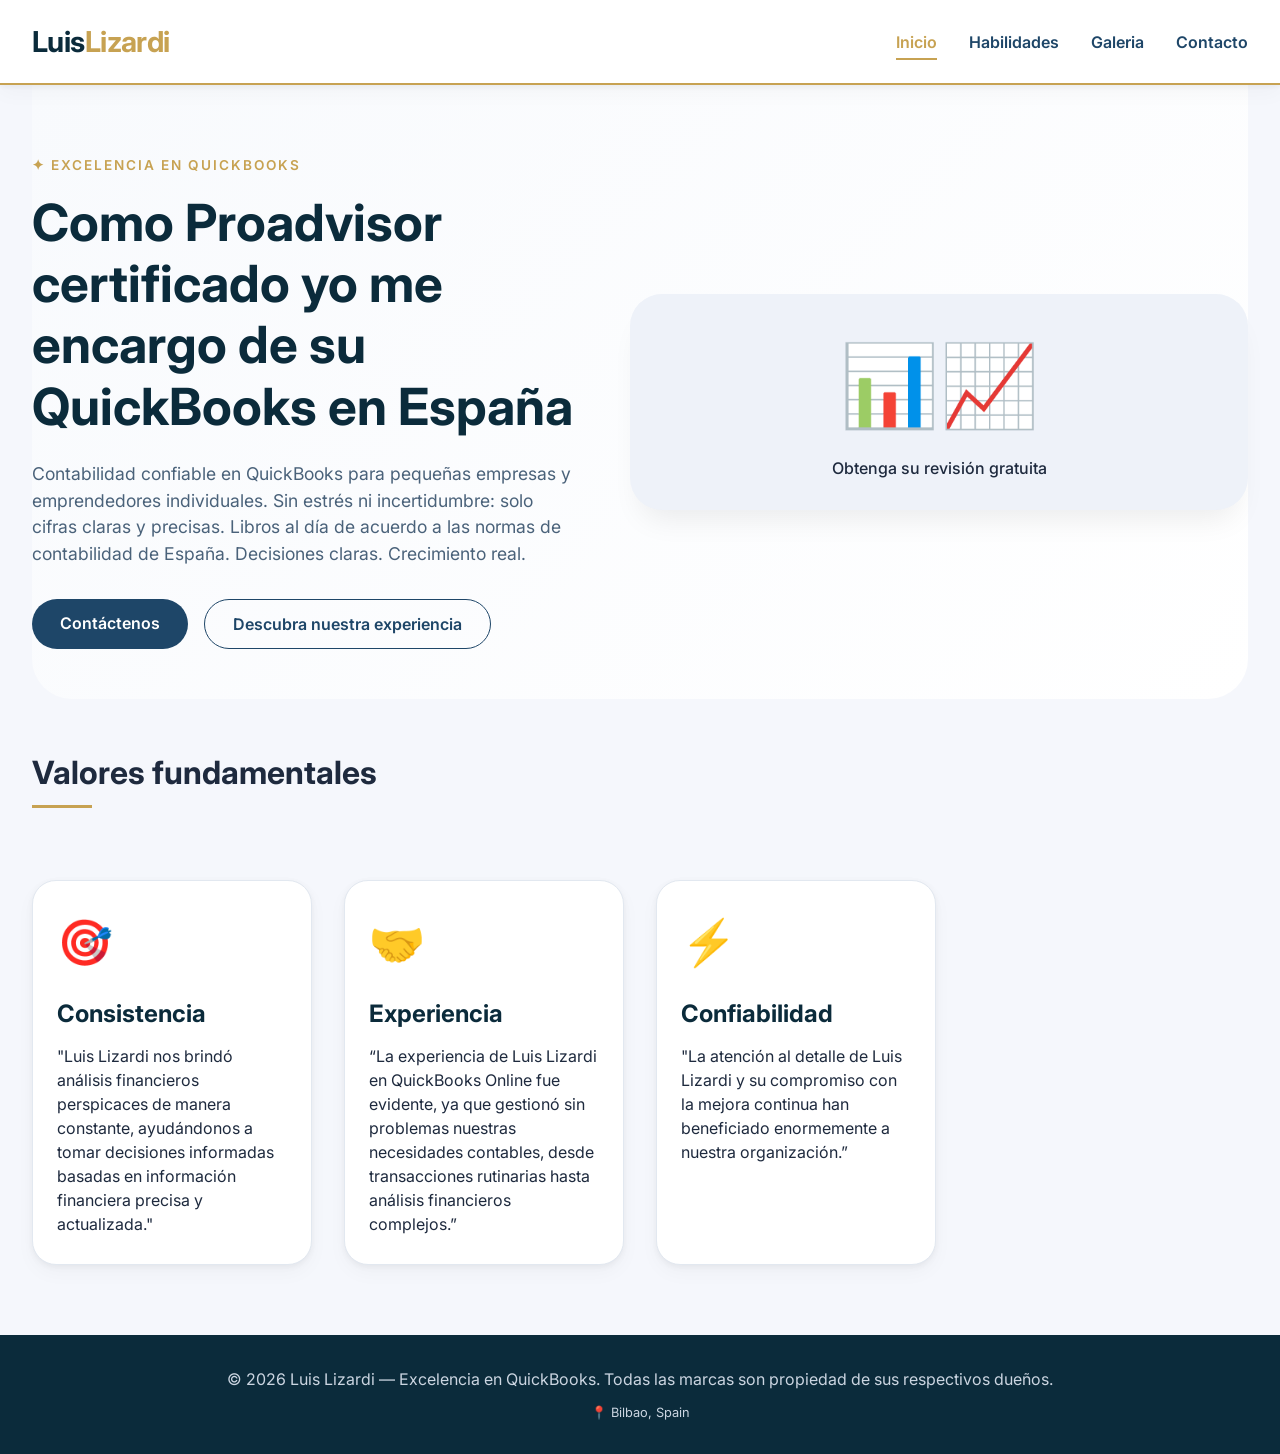
<file: index.html>
<!DOCTYPE html>
<html lang="en">
<head>
  <meta charset="UTF-8">
  <meta google-site-verification: googledc7539a5f5950202>
  <meta name="viewport" content="width=device-width, initial-scale=1.0, user-scalable=yes">
  <title>Luis Lizardi</title>
  <!-- Google Fonts & simple reset -->
  <link href="https://fonts.googleapis.com/css2?family=Inter:opsz,wght@14..32,300;14..32,400;14..32,600;14..32,700&display=swap" rel="stylesheet">
  <style>
    * {
      margin: 0;
      padding: 0;
      box-sizing: border-box;
    }

    body {
      font-family: 'Inter', sans-serif;
      background-color: #f5f7fc;
      color: #1e2a3e;
      line-height: 1.5;
    }

    /* business color palette: deep navy, crisp white, refined gold accent, soft grey */
    :root {
      --primary-dark: #0b2b3b;
      --primary-navy: #1e4668;
      --accent-gold: #c7a252;
      --accent-gold-light: #e9d6b0;
      --bg-light: #ffffff;
      --bg-offwhite: #f8fafd;
      --text-dark: #1e2a3a;
      --text-muted: #4a627a;
      --border-light: #e2e8f0;
      --shadow-sm: 0 8px 20px rgba(0, 0, 0, 0.03), 0 2px 6px rgba(0, 0, 0, 0.05);
      --shadow-md: 0 20px 30px -12px rgba(0, 0, 0, 0.08);
    }

    /* layout containers */
    .container {
      max-width: 1280px;
      margin: 0 auto;
      padding: 0 32px;
    }

    /* header & navigation */
    header {
      background: var(--bg-light);
      box-shadow: var(--shadow-sm);
      position: sticky;
      top: 0;
      z-index: 100;
      border-bottom: 2px solid var(--accent-gold);
    }

    .navbar {
      display: flex;
      justify-content: space-between;
      align-items: center;
      padding: 20px 0;
      flex-wrap: wrap;
    }

    .logo h1 {
      font-size: 1.8rem;
      font-weight: 700;
      color: var(--primary-dark);
      letter-spacing: -0.02em;
    }

    .logo span {
      color: var(--accent-gold);
    }

    .nav-links {
      display: flex;
      gap: 2rem;
      list-style: none;
    }

    .nav-links a {
      text-decoration: none;
      font-weight: 600;
      font-size: 1rem;
      color: var(--primary-navy);
      transition: 0.2s;
      padding: 6px 0;
      border-bottom: 2px solid transparent;
    }

    .nav-links a:hover, .nav-links a.active {
      border-bottom-color: var(--accent-gold);
      color: var(--accent-gold);
    }

    /* main content wrapper */
    .page {
      display: none;
      animation: fadeIn 0.3s ease;
    }

    .page.active-page {
      display: block;
    }

    @keyframes fadeIn {
      from { opacity: 0; transform: translateY(8px);}
      to { opacity: 1; transform: translateY(0);}
    }

    /* Hero / Business sections */
    .hero {
      background: linear-gradient(135deg, var(--bg-offwhite) 0%, #ffffff 100%);
      padding: 70px 0 50px;
      border-radius: 0 0 40px 40px;
      margin-bottom: 30px;
    }

    .hero-grid {
      display: flex;
      flex-wrap: wrap;
      align-items: center;
      justify-content: space-between;
      gap: 40px;
    }

    .hero-content {
      flex: 1;
    }

    .hero-badge {
      color: var(--accent-gold);
      font-weight: 600;
      text-transform: uppercase;
      letter-spacing: 2px;
      font-size: 0.85rem;
      margin-bottom: 1rem;
    }

    .hero-content h1 {
      font-size: 3.2rem;
      font-weight: 700;
      color: var(--primary-dark);
      line-height: 1.2;
      margin-bottom: 1.5rem;
    }

    .hero-content p {
      font-size: 1.1rem;
      color: var(--text-muted);
      max-width: 550px;
      margin-bottom: 2rem;
    }

    .btn-group {
      display: flex;
      gap: 1rem;
      flex-wrap: wrap;
    }

    .btn-primary {
      background: var(--primary-navy);
      color: white;
      border: none;
      padding: 12px 28px;
      font-weight: 600;
      border-radius: 40px;
      cursor: pointer;
      transition: 0.2s;
      text-decoration: none;
      display: inline-block;
    }

    .btn-primary:hover {
      background: var(--primary-dark);
      transform: translateY(-2px);
    }

    .btn-outline {
      background: transparent;
      border: 1.5px solid var(--primary-navy);
      color: var(--primary-navy);
      padding: 12px 28px;
      font-weight: 600;
      border-radius: 40px;
      cursor: pointer;
      transition: 0.2s;
      text-decoration: none;
    }

    .btn-outline:hover {
      background: var(--primary-navy);
      color: white;
    }

    .hero-visual {
      flex: 1;
      background: #eef2f9;
      border-radius: 32px;
      padding: 30px;
      text-align: center;
      box-shadow: var(--shadow-md);
    }

    /* Cards general */
    .section-title {
      font-size: 2rem;
      font-weight: 700;
      margin-bottom: 2rem;
      position: relative;
      display: inline-block;
    }
    .section-title:after {
      content: '';
      display: block;
      width: 60px;
      height: 3px;
      background: var(--accent-gold);
      margin-top: 8px;
    }

    .cards-grid {
      display: grid;
      grid-template-columns: repeat(auto-fill, minmax(280px, 1fr));
      gap: 32px;
      margin: 40px 0;
    }

    .skill-card {
      background: white;
      border-radius: 24px;
      padding: 28px 24px;
      box-shadow: var(--shadow-sm);
      transition: all 0.25s;
      border: 1px solid var(--border-light);
    }

    .skill-card:hover {
      transform: translateY(-6px);
      box-shadow: var(--shadow-md);
      border-color: var(--accent-gold-light);
    }

    .skill-icon {
      font-size: 2.8rem;
      margin-bottom: 20px;
    }

    .skill-card h3 {
      font-size: 1.5rem;
      margin-bottom: 12px;
      color: var(--primary-dark);
    }

    .progress-bar {
      background: #e2e8f0;
      border-radius: 40px;
      height: 8px;
      width: 100%;
      margin: 20px 0 12px;
    }
    .progress-fill {
      background: var(--accent-gold);
      width: 0%;
      height: 8px;
      border-radius: 40px;
    }

    /* gallery grid (certificates) */
    .gallery-grid {
      display: grid;
      grid-template-columns: repeat(auto-fill, minmax(280px, 1fr));
      gap: 30px;
      margin: 40px 0;
    }
    .cert-card {
      background: white;
      border-radius: 24px;
      overflow: hidden;
      box-shadow: var(--shadow-sm);
      transition: 0.2s;
      border: 1px solid var(--border-light);
    }
    .cert-card:hover {
      transform: scale(1.02);
      box-shadow: var(--shadow-md);
    }
    .cert-placeholder {
      background: #eef2f9;
      height: 200px;
      display: flex;
      align-items: center;
      justify-content: center;
      color: var(--primary-navy);
      font-weight: 500;
      font-size: 0.9rem;
      border-bottom: 1px solid var(--border-light);
      flex-direction: column;
    }
    .cert-info {
      padding: 20px;
    }
    .cert-info h4 {
      font-size: 1.2rem;
      margin-bottom: 6px;
    }
    .cert-info p {
      color: var(--text-muted);
      font-size: 0.85rem;
    }

    /* contact form */
    .contact-wrapper {
      display: flex;
      flex-wrap: wrap;
      gap: 48px;
      background: white;
      border-radius: 32px;
      padding: 40px;
      box-shadow: var(--shadow-sm);
      margin: 40px 0;
    }
    .contact-details {
      flex: 1;
    }
    .contact-details h3 {
      font-size: 1.8rem;
      margin-bottom: 20px;
    }
    .contact-item {
      display: flex;
      align-items: center;
      gap: 14px;
      margin: 24px 0;
    }
    .contact-icon {
      font-size: 1.6rem;
    }
    .contact-form {
      flex: 1.5;
    }
    .form-group {
      margin-bottom: 20px;
    }
    input, textarea {
      width: 100%;
      padding: 14px 18px;
      border: 1px solid var(--border-light);
      border-radius: 20px;
      font-family: inherit;
      background: var(--bg-offwhite);
      transition: 0.2s;
    }
    input:focus, textarea:focus {
      outline: none;
      border-color: var(--accent-gold);
      box-shadow: 0 0 0 3px rgba(199, 162, 82, 0.2);
    }
    button[type="submit"] {
      background: var(--primary-navy);
      color: white;
      border: none;
      padding: 12px 32px;
      border-radius: 40px;
      font-weight: 600;
      cursor: pointer;
    }

    footer {
      background: var(--primary-dark);
      color: #cbd5e1;
      text-align: center;
      padding: 32px 0;
      margin-top: 70px;
    }

    /* responsive */
    @media (max-width: 780px) {
      .navbar {
        flex-direction: column;
        gap: 1rem;
      }
      .hero-content h1 {
        font-size: 2.2rem;
      }
      .container {
        padding: 0 24px;
      }
      .contact-wrapper {
        padding: 28px;
      }
    }
  </style>
</head>
<body>

<header>
  <div class="container">
    <div class="navbar">
      <div class="logo">
        <h1>Luis<span>Lizardi</span></h1>
      </div>
      <ul class="nav-links">
        <li><a href="#" data-page="home" class="nav-link active">Inicio</a></li>
        <li><a href="#" data-page="skills" class="nav-link">Habilidades</a></li>
        <li><a href="#" data-page="gallery" class="nav-link">Galeria</a></li>
        <li><a href="#" data-page="contact" class="nav-link">Contacto</a></li>
      </ul>
    </div>
  </div>
</header>

<main class="container">
  <!-- ================= HOME PAGE ================= -->
  <div id="home-page" class="page active-page">
    <div class="hero">
      <div class="hero-grid">
        <div class="hero-content">
          <div class="hero-badge">✦ EXCELENCIA EN QUICKBOOKS</div>
          <h1>Como Proadvisor certificado yo me encargo de su <a href:"https://www.quickbooks.intuit.com"> QuickBooks en España </a> <h1>
</h1>
          <p>Contabilidad confiable en QuickBooks para pequeñas empresas y emprendedores individuales. Sin estrés ni incertidumbre: solo cifras claras y precisas. Libros al día de acuerdo a las normas de contabilidad de España. Decisiones claras. Crecimiento real.

</p>
          <div class="btn-group">
            <a href="#" class="btn-primary" data-page-nav="contact">Contáctenos
</a>
            <a href="#" class="btn-outline" data-page-nav="skills">Descubra nuestra experiencia
</a>
          </div>
        </div>
        <div class="hero-visual">
          <div style="font-size: 5rem;">📊📈</div>
          <p style="margin-top: 12px; font-weight: 500;">Obtenga su revisión gratuita
</p>
        </div>
      </div>
    </div>

    <div style="margin: 50px 0 30px;">
      <h2 class="section-title">Valores fundamentales
</h2>
      <div class="cards-grid">
        <div class="skill-card">
          <div class="skill-icon">🎯</div>
          <h3>Consistencia
</h3>
          <p>"Luis Lizardi nos brindó análisis financieros perspicaces de manera constante, ayudándonos a tomar decisiones informadas basadas en información financiera precisa y actualizada."
</p>
        </div>
        <div class="skill-card">
          <div class="skill-icon">🤝</div>
          <h3>Experiencia</h3>
          <p>“La experiencia de Luis Lizardi en QuickBooks Online fue evidente, ya que gestionó sin problemas nuestras necesidades contables, desde transacciones rutinarias hasta análisis financieros complejos.”

</p>
        </div>
        <div class="skill-card">
          <div class="skill-icon">⚡</div>
          <h3>Confiabilidad</h3>
          <p>"La atención al detalle de Luis Lizardi y su compromiso con la mejora continua han beneficiado enormemente a nuestra organización.”

</p>
        </div>
      </div>
    </div>
  </div>

  <!-- ================= SKILLS PAGE ================= -->
  <div id="skills-page" class="page">
    <div style="padding: 30px 0 20px;">
      <h2 class="section-title">Experiencia profesional
</h2>
      <p style="color: var(--text-muted); max-width: 700px; margin-top: 10px;">Competencias clave y habilidades técnicas, desarrolladas a lo largo de años de experiencia en contabilidad.
</p>
    </div>

    <div class="cards-grid">
      <!-- skill item 1 -->
      <div class="skill-card">
        <div class="skill-icon">📊</div>
        <h3>QuickBooks Online</h3>
        <p>Asesor certificado de QBO con alta calificación para configurar y gestionar con éxito su cuenta de QuickBooks Online.
</p>
        <div class="progress-bar"><div class="progress-fill" style="width: 92%;"></div></div>
        <span style="font-size:0.8rem; font-weight:500;">Experto 92%</span>
      </div>
      <div class="skill-card">
        <div class="skill-icon">🚀</div>
        <h3>Excel avanzado
</h3>
        <p>Dominio de las tablas dinámicas para resumir grandes hojas de cálculo en informes concisos. </p>
        <div class="progress-bar"><div class="progress-fill" style="width: 88%;"></div></div>
        <span style="font-size:0.8rem; font-weight:500;">Avanzado 88%</span>
      </div>
      <div class="skill-card">
        <div class="skill-icon">💼</div>
        <h3>Contabilidad</h3>
        <p>Experiencia demostrada como contable, dominando el ciclo contable completo.

</p>
        <div class="progress-bar"><div class="progress-fill" style="width: 85%;"></div></div>
        <span style="font-size:0.8rem; font-weight:500;">Experto 85%</span>
      </div>
      <div class="skill-card">
        <div class="skill-icon">📢</div>
        <h3>Búsqueda de datos
</h3>
        <p>Habilidad para extraer datos de hojas de cálculo e internet y encontrar rápidamente la información más relevante.
</p>
        <div class="progress-bar"><div class="progress-fill" style="width: 90%;"></div></div>
        <span style="font-size:0.8rem; font-weight:500;">Experto 90%</span>
      </div>
      <div class="skill-card">
        <div class="skill-icon">⚙️</div>
        <h3>Conciliaciónes bancarias</h3>
        <p>Atención al detalle para identificar discrepancias y sólidas habilidades analíticas, desde extractos bancarios de una hasta cien páginas.

</p>
        <div class="progress-bar"><div class="progress-fill" style="width: 87%;"></div></div>
        <span style="font-size:0.8rem; font-weight:500;">Avanzado 87%</span>
      </div>
      <div class="skill-card">
        <div class="skill-icon">📈</div>
        <h3>Tutoría de QuickBooks
</h3>
        <p>Dominio de QuickBooks, experiencia práctica y capacidad para enseñar conceptos financieros complejos.

</p>
        <div class="progress-bar"><div class="progress-fill" style="width: 82%;"></div></div>
        <span style="font-size:0.8rem; font-weight:500;">Pro 82%</span>
      </div>
    </div>
  </div>

  <!-- ================= GALLERY PAGE (CERTIFICATES) ================= -->
  <div id="gallery-page" class="page">
    <div style="padding: 30px 0 10px;">
      <h2 class="section-title">Certificationes & Referencias</h2>
      <p style="color: var(--text-muted);">Reconocida excelencia — credentiales verificables</p>
    </div>

    <div class="gallery-grid">
      <!-- Certificate 1 -->
      <div class="cert-card">
        <div class="cert-placeholder">
          <span style="font-size: 3rem;">🎓</span>
          <span>MBA Executive Leadership</span>
        </div>
        <div class="cert-info"> 
        
          <h4><a href="2026_quickbooksonlinecertificate.jpg" alt="QuickBooks Online Certificate 2026" target="_blank" > QuickBooks Online Certificate 2026 </a>      
          
          </h4>
          <p>¡Se acabaron las noches en vela corrigiendo errores de QuickBooks!
</p>
        </div>
      </div>
      <div class="cert-card">
        <div class="cert-placeholder">
          <span style="font-size: 3rem;">📊</span>
          <span>Data Analytics</span>
        </div>
        <div class="cert-info">
         <h4><a href="2025-QuickBooksOnlineCertificate.jpg" alt="QuickBooks Online Certificate 2025" target="_blank" > QuickBooks Online Certificate 2025 </a> </h4>
          <p>Convertimos tu QuickBooks en una herramienta, no en una tarea tediosa.
</p>
        </div>
      </div>
      <div class="cert-card">
        <div class="cert-placeholder">
          <span style="font-size: 3rem;">🏅</span>
          <span>PMI Gold</span>
        </div>
        <div class="cert-info">
          <h4> <a href="2024_quickbooksonlinecertificate.jpg" alt="QuickBooks Online Certificate 2024" target="_blank" > QuickBooks Online Certificate 2024 </a> </h4> 
          <p>Contabilidad precisa, finanzas sin stress</p>
        </div>
      </div>
      <div class="cert-card">
        <div class="cert-placeholder">
          <span style="font-size: 3rem;">📈</span>
          <span>Deje de preocuparse de la contabilidad cada mes</span>
        </div>
        <div class="cert-info">
          <h4> <a href="2023_QuickBooksOnlineCertificate.png" alt="QuickBooks Online Certificate 2023" target="_blank" > QuickBooks Online Certificate 2023 </a> </h4>
          <p>Libros precisos, finanzas libre de stress·</p>
          <p>Contabilidad simple para empresarios ocupados</p>
        </div>
      </div>
      <div class="cert-card">
        <div class="cert-placeholder">
          <span style="font-size: 3rem;">🤝</span>
          <span>Experiencia</span>
        </div>
        <div class="cert-info">
          <h4> <a href="2022-QuickBooksOnlineCertificate.jpg" alt="QuickBooks Online Certificate 2022" target="_blank" > QuickBooks Online Certificate 2022 </a> </h4>
          <p>Confiabilidad, contabilidad libre de stress</p>
          <p>Cuentas claras hechas de la manera correcta desde el principio</p>
        </div>
      </div>
      <div class="cert-card">
        <div class="cert-placeholder">
          <span style="font-size: 3rem;">📋</span>
          <span>Actualizaciones periodicas</span>
        </div>
        <div class="cert-info">
          <h4>Certificaciones en QuickBooks</h4>
          <p>Lo mantendremos actualizados con las ultimas innovaciones de QuickBooks.</p>
        </div>
      </div>
    </div>
    <div style="background: var(--bg-offwhite); border-radius: 28px; padding: 24px; margin-top: 20px; text-align: center;">
      <p style="font-weight: 500;">✨ Más de 30 años de experiencia — Portafolio disponible</p>
    </div>
  </div>

  <!-- ================= CONTACT PAGE ================= -->
  <div id="contact-page" class="page">
    <div style="padding: 30px 0 10px;">
      <h2 class="section-title">Contactános</h2>
      <p style="color: var(--text-muted);">Obtenga su consulta gratis.</p>
    </div>
    <div class="contact-wrapper">
      <div class="contact-details">
        <h3>Dirección</h3>
        <div class="contact-item">
          <div class="contact-icon">📍</div>
          <div>20 General Castaños, Bilbao, Spain, 48920</div>
        </div>
        <div class="contact-item">
          <div class="contact-icon">📞</div>
          <div>+34 (989) 555 7890</div>
        </div>
        <div class="contact-item">
          <div class="contact-icon">✉️</div>
          <div> <a href ="mailto:luislizardi1@gmail.com" >  luislizardi1@gmail.com   </a> <div>
        
        <div class="contact-item">
          <div class="contact-icon">🕒</div>
          <div>Mon - Fri: 9:00 AM – 6:00 PM (CET)</div>
        </div>
        <div style="margin-top: 32px;">
          <p style="font-weight: 600;">Follow us:</p>
          <div style="display: flex; gap: 20px; margin-top: 10px; font-size: 1.8rem;">🔹 <a href="https://www.linkedin.com/in/luis-lizardi-779b95150/" target="_blank" rel="noopener noreferrer" style="text-decoration: none; color: inherit;">LinkedIn</a> 🔹
         <a href="https://www.instagram.com/luislizardibookkeeper/" target="_blank" rel="noopener noreferrer" style="text-decoration: none; color: inherit;">Instagram </a> 
         
        </div>
      </div>
      <div class="contact-form">
        <h3>Envíanos un mensaje</h3>
        <form id="demo-contact-form">
          <div class="form-group">
            <input type="text" placeholder="Nombre completo" required>
          </div>
          <div class="form-group">
            <input type="email" placeholder="Dirección de correo" required>
          </div>
          <div class="form-group">
            <input type="text" placeholder="Compañía / Posición">
          </div>
          <div class="form-group">
            <textarea rows="4" placeholder="¿Como podemos ayudarlo?"></textarea>
          </div>
          <button type="submit">Enviar solicitud →</button>
          <p style="margin-top: 16px; font-size: 0.75rem; color: #6c86a3;">Respondemos en 24 horas hábiles</p>
        </form>
      </div>
    </div>
  </div>
</main>

<footer>
  <div class="container">
    <p>© 2026 Luis Lizardi — Excelencia en QuickBooks. Todas las marcas son propiedad de sus respectivos dueños.</p>
    <p style="margin-top: 12px; font-size: 0.8rem;">📍 Bilbao, Spain</p>
  </div>
</footer>

<script>
  // simple client-side routing: show/hide pages, update active nav
  const pages = {
    home: document.getElementById('home-page'),
    skills: document.getElementById('skills-page'),
    gallery: document.getElementById('gallery-page'),
    contact: document.getElementById('contact-page')
  };

  const navLinks = document.querySelectorAll('.nav-link');
  function setActivePage(pageId) {
    // deactivate all pages
    Object.values(pages).forEach(page => {
      if(page) page.classList.remove('active-page');
    });
    if(pages[pageId]) pages[pageId].classList.add('active-page');
    // update active nav style
    navLinks.forEach(link => {
      const linkPage = link.getAttribute('data-page');
      if(linkPage === pageId) {
        link.classList.add('active');
      } else {
        link.classList.remove('active');
      }
    });
    // optional: scroll to top on page change
    window.scrollTo({ top: 0, behavior: 'smooth' });
  }

  // attach click event to navigation
  navLinks.forEach(link => {
    link.addEventListener('click', (e) => {
      e.preventDefault();
      const pageName = link.getAttribute('data-page');
      if(pageName && pages[pageName]) {
        setActivePage(pageName);
        // update URL hash for better UX but not necessary
        window.location.hash = pageName;
      }
    });
  });

  // handle hashchange (if user shares link)
  function handleHash() {
    let hash = window.location.hash.substring(1);
    if(hash && pages[hash]) {
      setActivePage(hash);
    } else if(!hash || !pages[hash]) {
      setActivePage('home');
    }
  }
  window.addEventListener('hashchange', handleHash);
  // also for page load
  if(window.location.hash) handleHash();
  else setActivePage('home');

  // also handle any "Get in touch" or extra navigation data-page-nav attributes
  const extraNavButtons = document.querySelectorAll('[data-page-nav]');
  extraNavButtons.forEach(btn => {
    btn.addEventListener('click', (e) => {
      e.preventDefault();
      const targetPage = btn.getAttribute('data-page-nav');
      if(targetPage && pages[targetPage]) {
        setActivePage(targetPage);
        window.location.hash = targetPage;
      }
    });
  });

  // Contact form dummy alert (business style feedback, not actual backend)
  const contactForm = document.getElementById('demo-contact-form');
  if(contactForm) {
    contactForm.addEventListener('submit', (e) => {
      e.preventDefault();
      alert('✅ Thank you for your message. Our executive team will respond promptly.');
      contactForm.reset();
    });
  }
</script>
</body>
</html>
</file>
